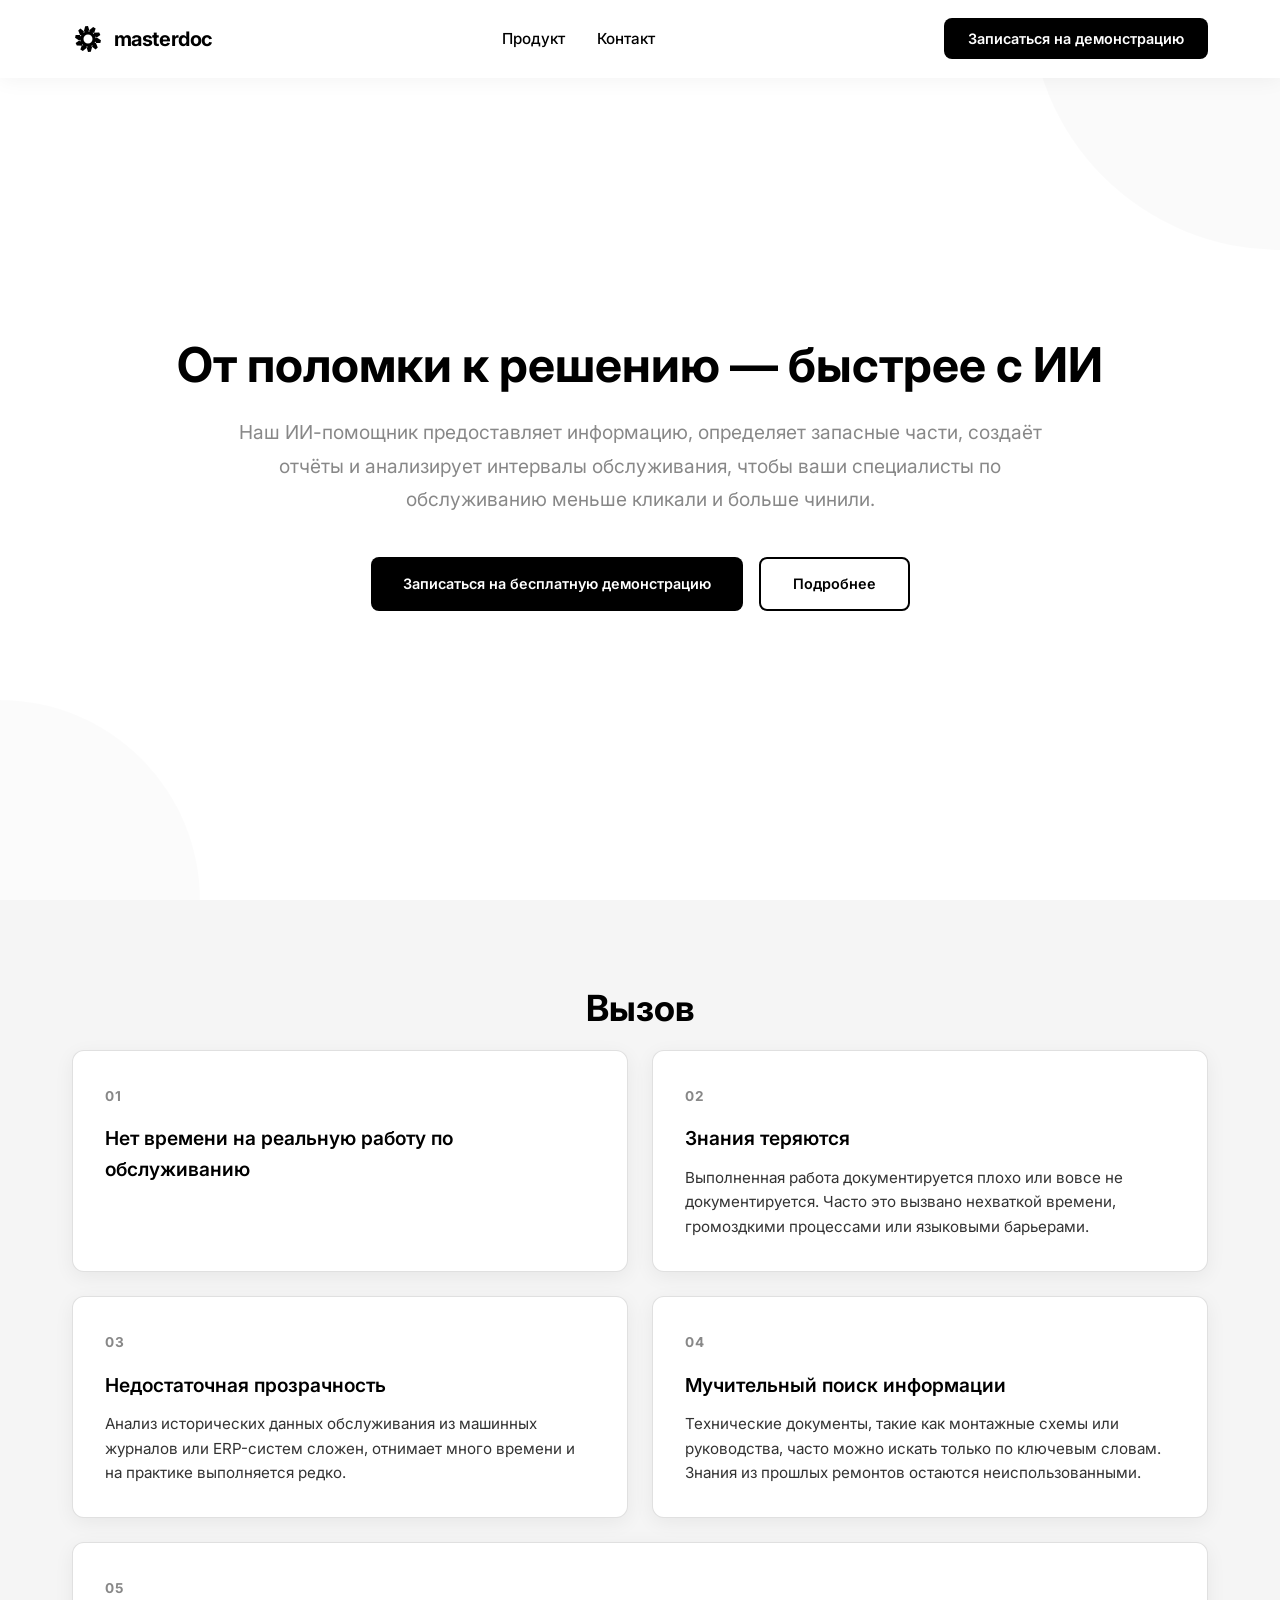
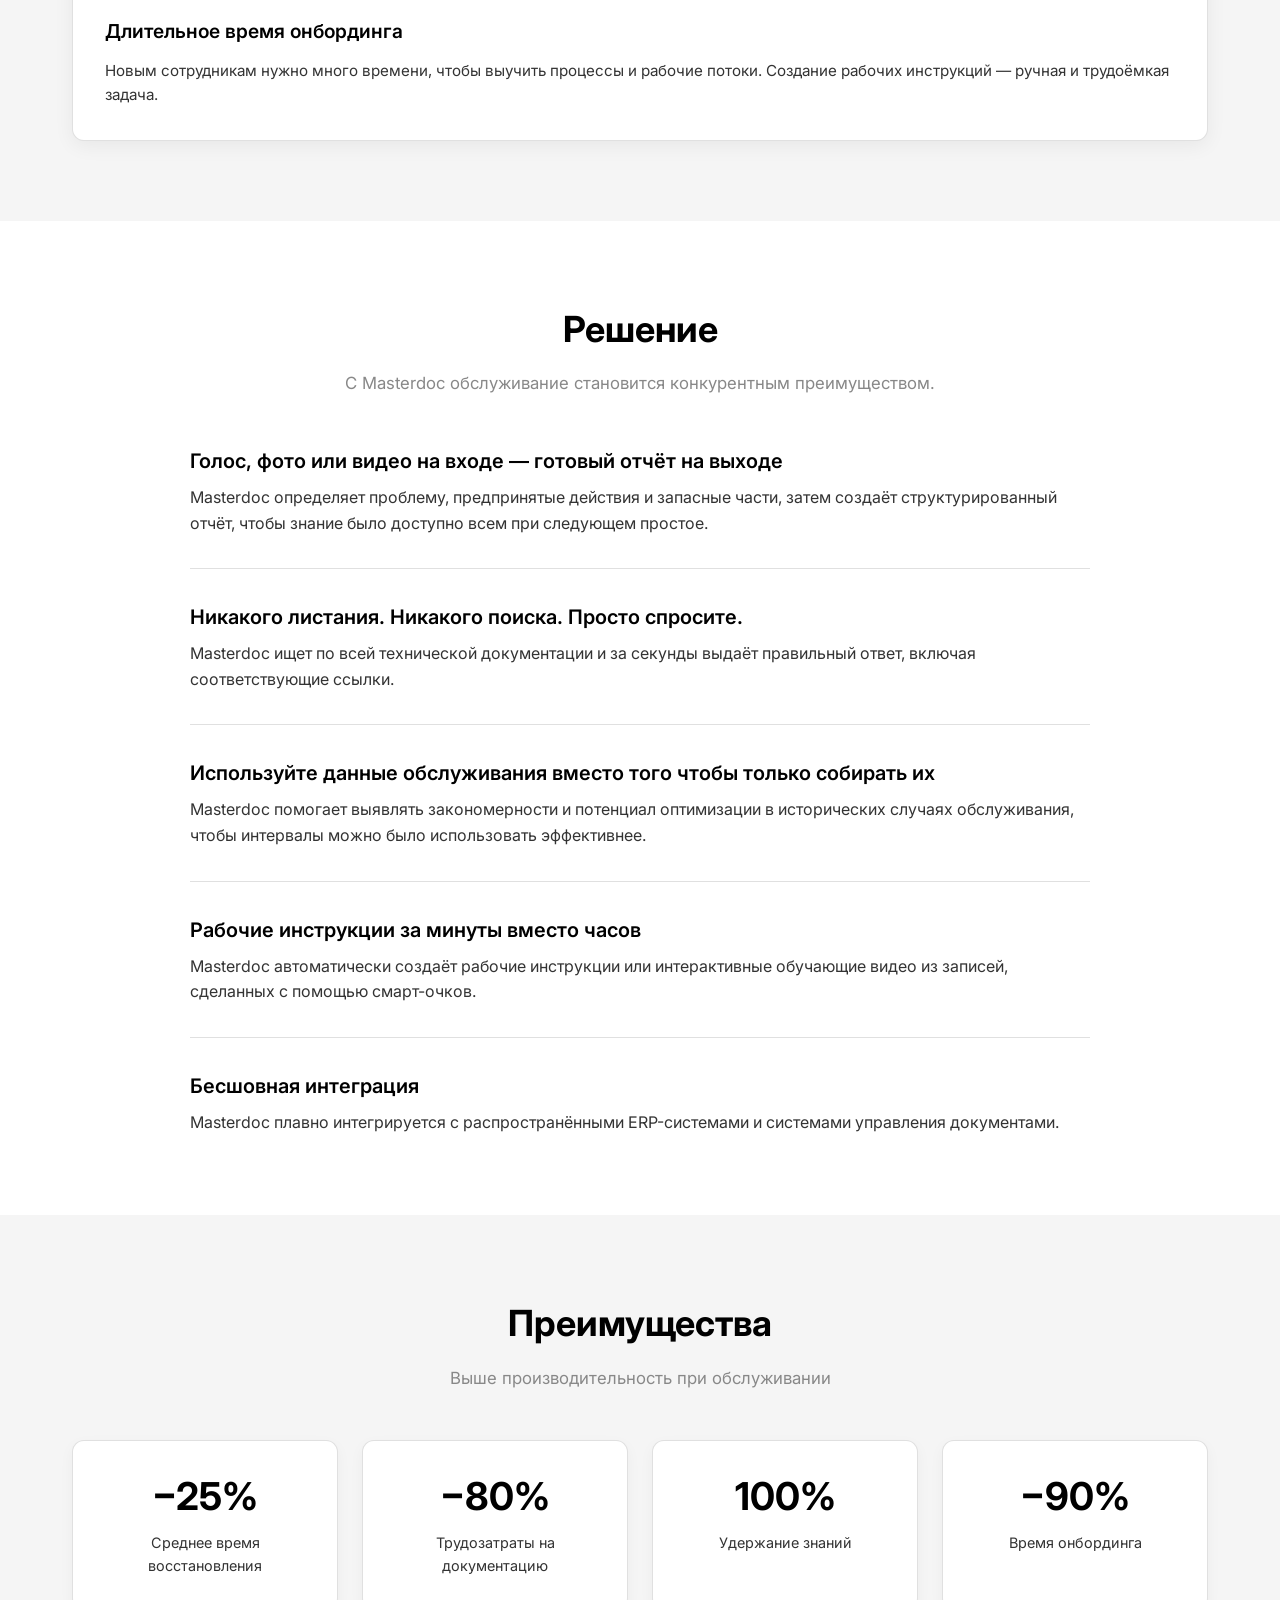
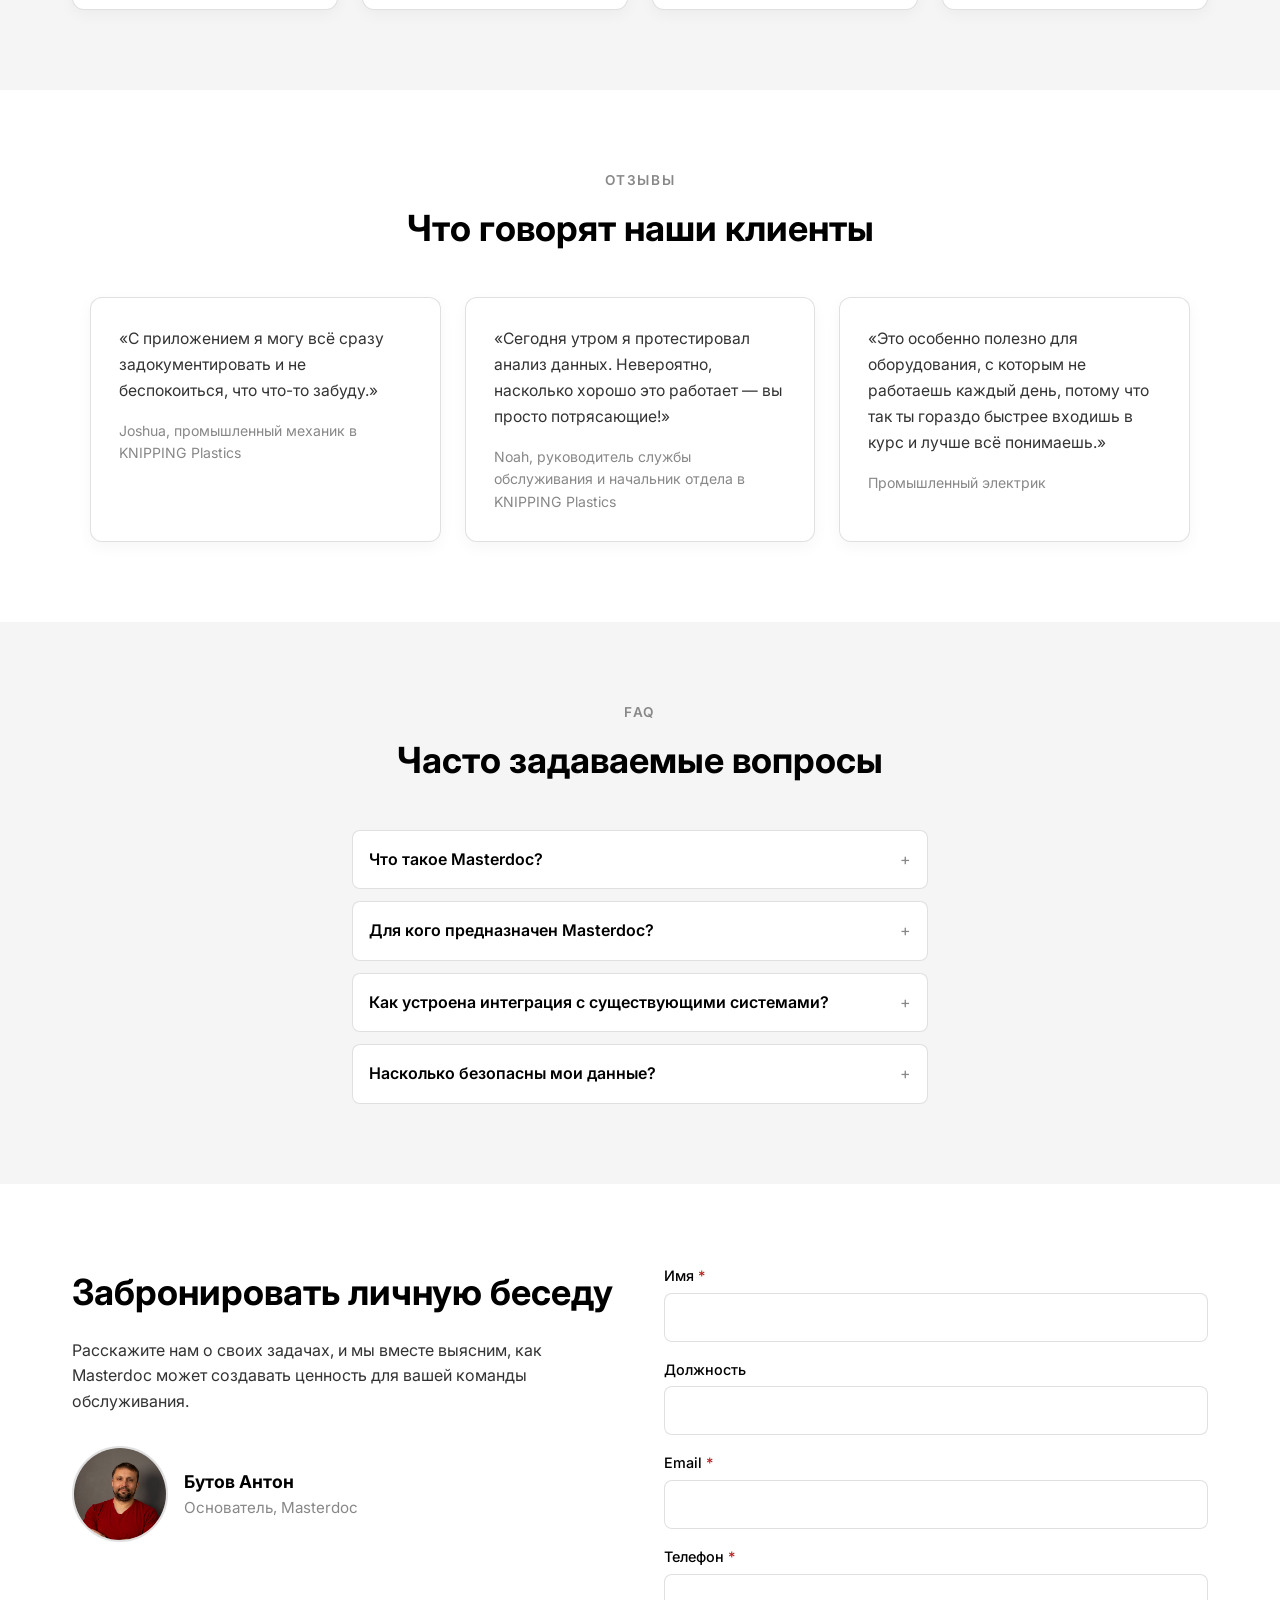
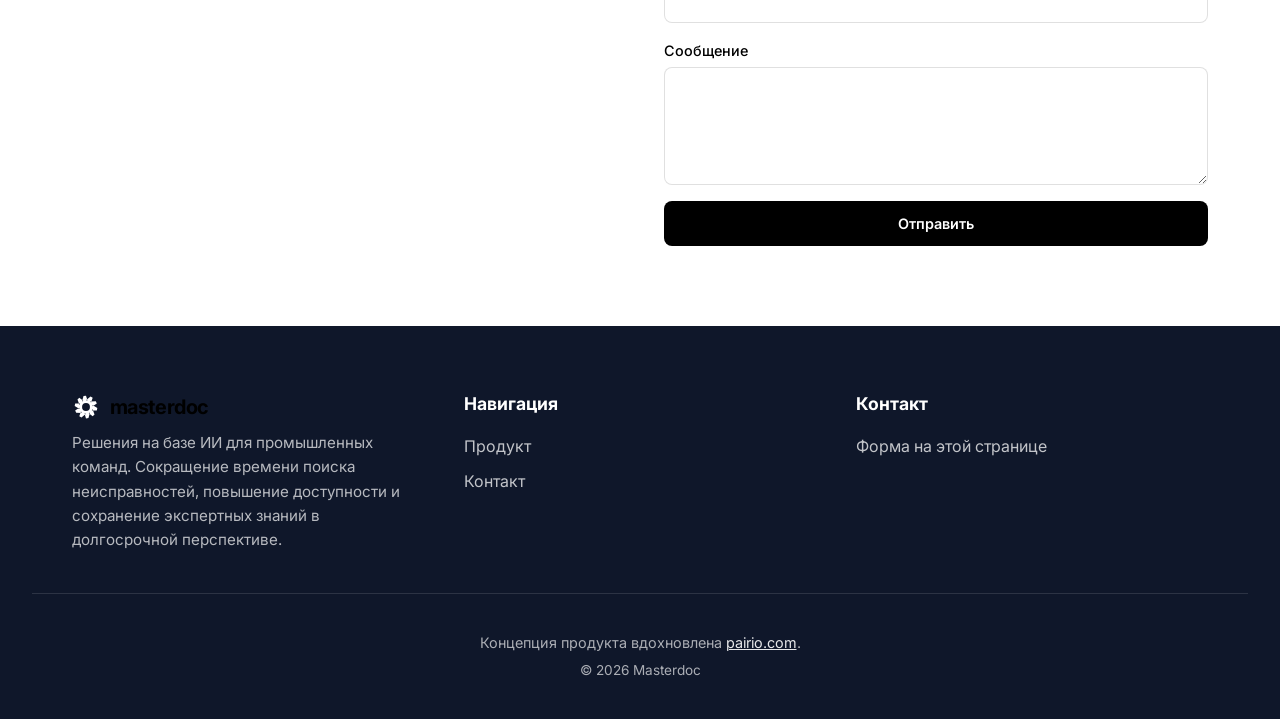
<file: landing/index.html>
<!DOCTYPE html>
<html lang="ru">
<head>
  <meta charset="UTF-8">
  <meta name="viewport" content="width=device-width, initial-scale=1.0">
  <title>Masterdoc — интеллектуальное обслуживание машин</title>
  <meta name="description" content="Решения на базе ИИ для промышленных команд. Сокращение времени поиска неисправностей, повышение доступности и сохранение экспертных знаний в долгосрочной перспективе.">
  <link rel="icon" type="image/svg+xml" href="assets/logo-mark.svg">
  <link rel="icon" href="favicon.ico" sizes="any">
  <link rel="icon" type="image/png" sizes="512x512" href="assets/icon-masterdoc-3d-bw.png">
  <link rel="apple-touch-icon" href="assets/favicon-192.png">
  <link rel="preconnect" href="https://fonts.googleapis.com">
  <link rel="preconnect" href="https://fonts.gstatic.com" crossorigin>
  <link href="https://fonts.googleapis.com/css2?family=Inter:wght@400;500;600;700&display=swap" rel="stylesheet">
  <link rel="stylesheet" href="styles.css">
</head>
<body>
  <a class="skip-link" href="#main-content">Перейти к содержанию</a>

  <header class="site-header">
    <nav class="nav" aria-label="Основная навигация">
      <a href="index.html" class="logo logo-with-mark" aria-label="Masterdoc — главная">
        <img src="assets/logo-mark.svg" alt="" width="32" height="38" decoding="async">
        <span>masterdoc</span>
      </a>
      <button type="button" class="mobile-menu-toggle" aria-label="Открыть меню" aria-expanded="false" aria-controls="nav-links">
        <span class="hamburger-line"></span>
        <span class="hamburger-line"></span>
        <span class="hamburger-line"></span>
      </button>
      <ul class="nav-links" id="nav-links">
        <li><a href="#solution">Продукт</a></li>
        <li><a href="#contact">Контакт</a></li>
      </ul>
      <div class="nav-actions">
        <a class="cta-button" href="#contact">Записаться на демонстрацию</a>
      </div>
    </nav>
  </header>

  <main id="main-content">
    <section class="hero" aria-labelledby="hero-title">
      <div class="hero-bg" aria-hidden="true"></div>
      <div class="hero-content">
        <h1 id="hero-title">От поломки к решению — быстрее с ИИ</h1>
        <p class="hero-lead">
          Наш ИИ-помощник предоставляет информацию, определяет запасные части, создаёт отчёты и анализирует интервалы обслуживания, чтобы ваши специалисты по обслуживанию меньше кликали и больше чинили.
        </p>
        <div class="hero-buttons">
          <a class="btn btn-primary" href="#contact">Записаться на бесплатную демонстрацию</a>
          <a class="btn btn-secondary" href="#challenge">Подробнее</a>
        </div>
      </div>
    </section>

    <section class="section section-alt" id="challenge" aria-labelledby="challenge-title">
      <div class="container">
        <h2 id="challenge-title" class="section-title">Вызов</h2>
        <div class="challenge-grid">
          <article class="challenge-card">
            <span class="challenge-num">01</span>
            <h3>Нет времени на реальную работу по обслуживанию</h3>
          </article>
          <article class="challenge-card">
            <span class="challenge-num">02</span>
            <h3>Знания теряются</h3>
            <p>Выполненная работа документируется плохо или вовсе не документируется. Часто это вызвано нехваткой времени, громоздкими процессами или языковыми барьерами.</p>
          </article>
          <article class="challenge-card">
            <span class="challenge-num">03</span>
            <h3>Недостаточная прозрачность</h3>
            <p>Анализ исторических данных обслуживания из машинных журналов или ERP-систем сложен, отнимает много времени и на практике выполняется редко.</p>
          </article>
          <article class="challenge-card">
            <span class="challenge-num">04</span>
            <h3>Мучительный поиск информации</h3>
            <p>Технические документы, такие как монтажные схемы или руководства, часто можно искать только по ключевым словам. Знания из прошлых ремонтов остаются неиспользованными.</p>
          </article>
          <article class="challenge-card challenge-card-wide">
            <span class="challenge-num">05</span>
            <h3>Длительное время онбординга</h3>
            <p>Новым сотрудникам нужно много времени, чтобы выучить процессы и рабочие потоки. Создание рабочих инструкций — ручная и трудоёмкая задача.</p>
          </article>
        </div>
      </div>
    </section>

    <section class="section" id="solution" aria-labelledby="solution-title">
      <div class="container">
        <h2 id="solution-title" class="section-title">Решение</h2>
        <p class="section-intro">С Masterdoc обслуживание становится конкурентным преимуществом.</p>

        <div class="solution-list">
          <article class="solution-item">
            <h3>Голос, фото или видео на входе — готовый отчёт на выходе</h3>
            <p>Masterdoc определяет проблему, предпринятые действия и запасные части, затем создаёт структурированный отчёт, чтобы знание было доступно всем при следующем простое.</p>
          </article>
          <article class="solution-item">
            <h3>Никакого листания. Никакого поиска. Просто спросите.</h3>
            <p>Masterdoc ищет по всей технической документации и за секунды выдаёт правильный ответ, включая соответствующие ссылки.</p>
          </article>
          <article class="solution-item">
            <h3>Используйте данные обслуживания вместо того чтобы только собирать их</h3>
            <p>Masterdoc помогает выявлять закономерности и потенциал оптимизации в исторических случаях обслуживания, чтобы интервалы можно было использовать эффективнее.</p>
          </article>
          <article class="solution-item">
            <h3>Рабочие инструкции за минуты вместо часов</h3>
            <p>Masterdoc автоматически создаёт рабочие инструкции или интерактивные обучающие видео из записей, сделанных с помощью смарт-очков.</p>
          </article>
          <article class="solution-item">
            <h3>Бесшовная интеграция</h3>
            <p>Masterdoc плавно интегрируется с распространёнными ERP-системами и системами управления документами.</p>
          </article>
        </div>
      </div>
    </section>

    <section class="section section-alt" id="benefits" aria-labelledby="benefits-title">
      <div class="container">
        <h2 id="benefits-title" class="section-title">Преимущества</h2>
        <p class="section-intro">Выше производительность при обслуживании</p>
        <div class="benefits-grid">
          <div class="benefit-card">
            <div class="benefit-stat">−25%</div>
            <p class="benefit-label">Среднее время восстановления</p>
          </div>
          <div class="benefit-card">
            <div class="benefit-stat">−80%</div>
            <p class="benefit-label">Трудозатраты на документацию</p>
          </div>
          <div class="benefit-card">
            <div class="benefit-stat">100%</div>
            <p class="benefit-label">Удержание знаний</p>
          </div>
          <div class="benefit-card">
            <div class="benefit-stat">−90%</div>
            <p class="benefit-label">Время онбординга</p>
          </div>
        </div>
      </div>
    </section>

    <section class="section" id="testimonials" aria-labelledby="testimonials-title">
      <div class="container">
        <p class="section-eyebrow">Отзывы</p>
        <h2 id="testimonials-title" class="section-title">Что говорят наши клиенты</h2>
        <div class="testimonials-grid">
          <blockquote class="testimonial-card">
            <p>«С приложением я могу всё сразу задокументировать и не беспокоиться, что что-то забуду.»</p>
            <footer>Joshua, промышленный механик в KNIPPING Plastics</footer>
          </blockquote>
          <blockquote class="testimonial-card">
            <p>«Сегодня утром я протестировал анализ данных. Невероятно, насколько хорошо это работает — вы просто потрясающие!»</p>
            <footer>Noah, руководитель службы обслуживания и начальник отдела в KNIPPING Plastics</footer>
          </blockquote>
          <blockquote class="testimonial-card">
            <p>«Это особенно полезно для оборудования, с которым не работаешь каждый день, потому что так ты гораздо быстрее входишь в курс и лучше всё понимаешь.»</p>
            <footer>Промышленный электрик</footer>
          </blockquote>
        </div>
      </div>
    </section>

    <section class="section section-alt" id="faq" aria-labelledby="faq-title">
      <div class="container container-narrow">
        <p class="section-eyebrow">FAQ</p>
        <h2 id="faq-title" class="section-title">Часто задаваемые вопросы</h2>
        <div class="faq">
          <details class="faq-item">
            <summary>Что такое Masterdoc?</summary>
            <p>Наш ИИ-помощник предоставляет информацию, определяет запасные части, создаёт отчёты и анализирует интервалы обслуживания, чтобы ваши специалисты по обслуживанию меньше кликали и больше чинили.</p>
          </details>
          <details class="faq-item">
            <summary>Для кого предназначен Masterdoc?</summary>
            <p>Для команд обслуживания и ремонта промышленного оборудования. Подходит ли вам сценарий — разберём на демонстрации.</p>
          </details>
          <details class="faq-item">
            <summary>Как устроена интеграция с существующими системами?</summary>
            <p>Masterdoc плавно интегрируется с распространёнными ERP-системами и системами управления документами. Конкретный контур обсуждается под вашу инфраструктуру.</p>
          </details>
          <details class="faq-item">
            <summary>Насколько безопасны мои данные?</summary>
            <p>Требования к обработке и хранению данных согласовываются при внедрении. Задайте вопрос через <a href="#contact">форму ниже</a> — подготовим ответ под вашу среду.</p>
          </details>
        </div>
      </div>
    </section>

    <section class="section section-contact" id="contact" aria-labelledby="contact-title">
      <div class="container contact-grid">
        <div class="contact-copy">
          <h2 id="contact-title">Забронировать личную беседу</h2>
          <p>Расскажите нам о своих задачах, и мы вместе выясним, как Masterdoc может создавать ценность для вашей команды обслуживания.</p>
          <div class="contact-person">
            <img src="assets/founder.png" alt="Портрет: Бутов Антон" width="96" height="96" loading="lazy" decoding="async">
            <div>
              <div class="contact-name">Бутов Антон</div>
              <div class="contact-role">Основатель, Masterdoc</div>
            </div>
          </div>
        </div>
        <form class="contact-form" action="https://formspree.io/f/maqvkbob" method="POST">
          <input type="hidden" name="_subject" value="Masterdoc: заявка с лендинга">
          <input type="hidden" name="_next" value="https://masterdoc.pro/thanks.html">
          <label class="form-field">
            <span>Имя <span class="req">*</span></span>
            <input type="text" name="name" required autocomplete="name">
          </label>
          <label class="form-field">
            <span>Должность</span>
            <input type="text" name="job_title" autocomplete="organization-title">
          </label>
          <label class="form-field">
            <span>Email <span class="req">*</span></span>
            <input type="email" name="email" required autocomplete="email">
          </label>
          <label class="form-field">
            <span>Телефон <span class="req">*</span></span>
            <input type="tel" name="phone" required autocomplete="tel">
          </label>
          <label class="form-field">
            <span>Сообщение</span>
            <textarea name="message" rows="4"></textarea>
          </label>
          <input type="text" name="_gotcha" class="honeypot" tabindex="-1" autocomplete="off" aria-hidden="true">
          <button type="submit" class="btn btn-primary btn-block">Отправить</button>
        </form>
      </div>
    </section>
  </main>

  <footer class="site-footer">
    <div class="container footer-grid">
      <div class="footer-brand">
        <div class="logo logo-footer">
          <img src="assets/logo-mark.svg" alt="" width="28" height="34" decoding="async">
          <span>masterdoc</span>
        </div>
        <p>Решения на базе ИИ для промышленных команд. Сокращение времени поиска неисправностей, повышение доступности и сохранение экспертных знаний в долгосрочной перспективе.</p>
      </div>
      <div class="footer-section">
        <h4>Навигация</h4>
        <ul>
          <li><a href="#solution">Продукт</a></li>
          <li><a href="#contact">Контакт</a></li>
        </ul>
      </div>
      <div class="footer-section">
        <h4>Контакт</h4>
        <p><a href="#contact">Форма на этой странице</a></p>
      </div>
    </div>
    <div class="footer-bottom">
      <p>Концепция продукта вдохновлена <a href="https://pairio.com/" rel="noopener noreferrer">pairio.com</a>.</p>
      <p class="footer-copy">© <span id="year"></span> Masterdoc</p>
    </div>
  </footer>

  <script src="main.js" defer></script>
</body>
</html>
</file>
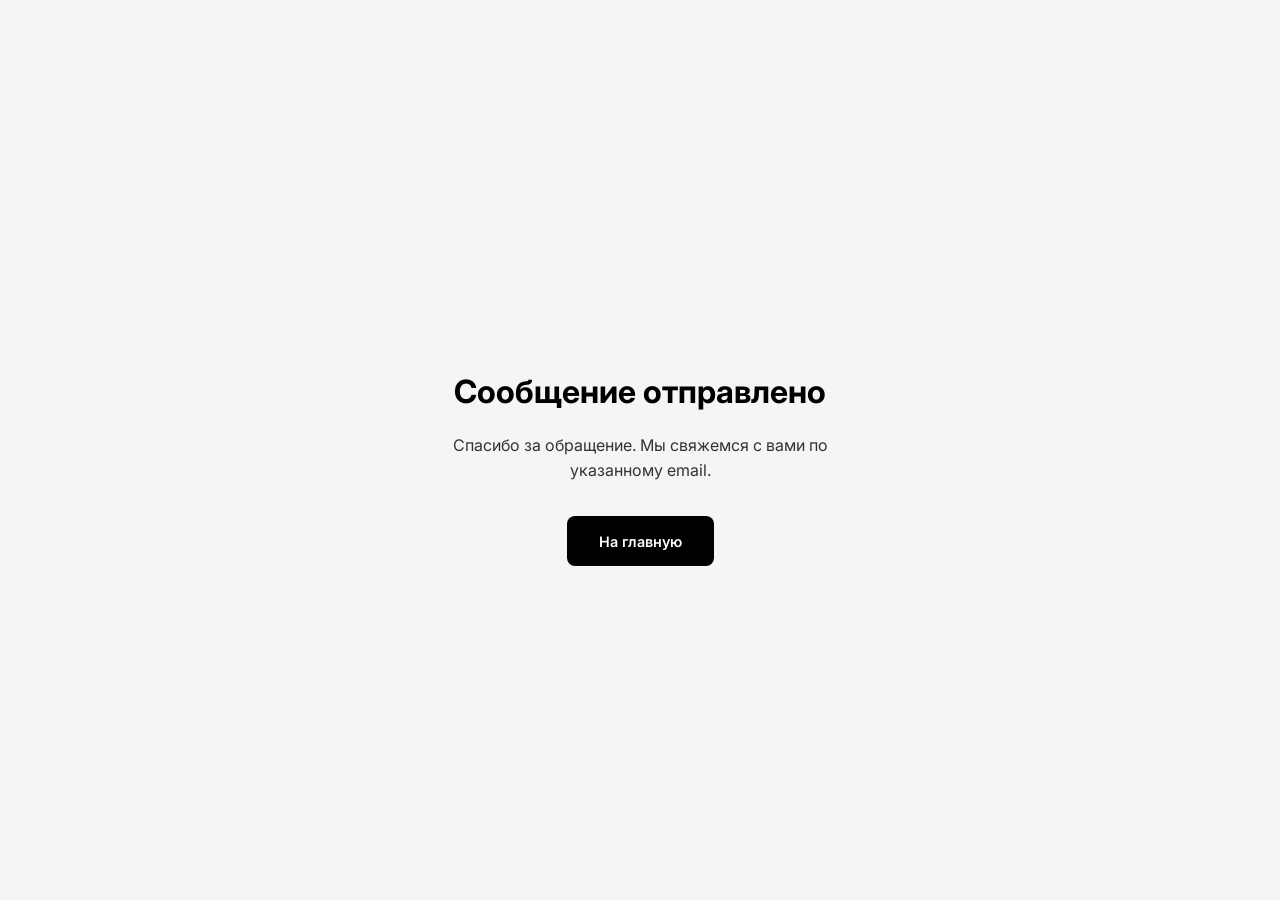
<file: landing/thanks.html>
<!DOCTYPE html>
<html lang="ru">
<head>
  <meta charset="UTF-8">
  <meta name="viewport" content="width=device-width, initial-scale=1.0">
  <title>Спасибо — Masterdoc</title>
  <meta name="robots" content="noindex">
  <link rel="icon" href="favicon.ico" sizes="any">
  <link rel="preconnect" href="https://fonts.googleapis.com">
  <link rel="preconnect" href="https://fonts.gstatic.com" crossorigin>
  <link href="https://fonts.googleapis.com/css2?family=Inter:wght@400;600;700&display=swap" rel="stylesheet">
  <link rel="stylesheet" href="styles.css">
  <style>
    .thanks-wrap {
      min-height: 100vh;
      display: flex;
      flex-direction: column;
      justify-content: center;
      align-items: center;
      text-align: center;
      padding: 6rem 1.5rem 4rem;
      background: var(--light);
    }
    .thanks-wrap h1 {
      margin: 0 0 1rem;
      font-size: clamp(1.5rem, 3vw, 2rem);
    }
    .thanks-wrap p {
      margin: 0 0 2rem;
      color: var(--secondary);
      max-width: 28rem;
    }
  </style>
</head>
<body>
  <main class="thanks-wrap">
    <h1>Сообщение отправлено</h1>
    <p>Спасибо за обращение. Мы свяжемся с вами по указанному email.</p>
    <a class="btn btn-primary" href="index.html">На главную</a>
  </main>
</body>
</html>
</file>
<file: landing/styles.css>
/* Masterdoc landing — pairio-inspired layout, Russian copy */

:root {
  --primary: #1a1a1a;
  --secondary: #333333;
  --dark: #0f172a;
  --text: #000000;
  --gray: #888888;
  --light: #f5f5f5;
  --white: #ffffff;
  --border: rgba(0, 0, 0, 0.12);
  --shadow: 0 2px 20px rgba(0, 0, 0, 0.05);
  --radius: 8px;
  --container: 1200px;
  --header-h: 80px;
}

*,
*::before,
*::after {
  box-sizing: border-box;
}

html {
  scroll-behavior: smooth;
}

body {
  margin: 0;
  font-family: Inter, -apple-system, BlinkMacSystemFont, "Segoe UI", Roboto, sans-serif;
  line-height: 1.6;
  color: var(--text);
  overflow-x: hidden;
}

.skip-link {
  position: absolute;
  left: -9999px;
  top: auto;
  width: 1px;
  height: 1px;
  overflow: hidden;
}

.skip-link:focus {
  position: fixed;
  left: 1rem;
  top: 1rem;
  z-index: 2000;
  width: auto;
  height: auto;
  padding: 0.75rem 1rem;
  background: var(--dark);
  color: #fff;
  border-radius: var(--radius);
}

/* Header */
.site-header {
  position: fixed;
  width: 100%;
  top: 0;
  z-index: 1000;
  background: rgba(255, 255, 255, 0.95);
  backdrop-filter: blur(10px);
  box-shadow: var(--shadow);
}

.nav {
  max-width: var(--container);
  margin: 0 auto;
  padding: 1.25rem 2rem;
  display: flex;
  align-items: center;
  justify-content: space-between;
  gap: 1rem;
}

.logo {
  text-decoration: none;
  font-weight: 700;
  font-size: 1.25rem;
  letter-spacing: -0.02em;
  color: var(--text);
  display: inline-flex;
  align-items: center;
  gap: 0.6rem;
}

.logo img {
  display: block;
  flex-shrink: 0;
}

.logo:hover {
  color: var(--primary);
}

.nav-links {
  display: flex;
  gap: 2rem;
  list-style: none;
  margin: 0;
  padding: 0;
  align-items: center;
}

.nav-links a {
  text-decoration: none;
  color: var(--text);
  font-weight: 500;
  font-size: 0.95rem;
}

.nav-links a:hover {
  color: var(--primary);
}

.nav-actions .cta-button {
  padding: 0.75rem 1.5rem;
  background: var(--text);
  color: #fff;
  border-radius: var(--radius);
  font-weight: 600;
  text-decoration: none;
  font-size: 0.9rem;
  transition: transform 0.2s ease, box-shadow 0.2s ease, background 0.2s ease;
  white-space: nowrap;
}

.nav-actions .cta-button:hover {
  background: var(--secondary);
  transform: translateY(-2px);
  box-shadow: 0 10px 30px rgba(0, 0, 0, 0.15);
}

.mobile-menu-toggle {
  display: none;
  flex-direction: column;
  justify-content: center;
  gap: 5px;
  width: 44px;
  height: 44px;
  padding: 0;
  border: none;
  background: transparent;
  cursor: pointer;
  z-index: 1001;
}

.hamburger-line {
  display: block;
  width: 24px;
  height: 3px;
  background: var(--text);
  border-radius: 2px;
  transition: transform 0.3s ease, opacity 0.3s ease;
}

.mobile-menu-toggle[aria-expanded="true"] .hamburger-line:nth-child(1) {
  transform: rotate(45deg) translate(6px, 6px);
}

.mobile-menu-toggle[aria-expanded="true"] .hamburger-line:nth-child(2) {
  opacity: 0;
}

.mobile-menu-toggle[aria-expanded="true"] .hamburger-line:nth-child(3) {
  transform: rotate(-45deg) translate(6px, -6px);
}

@media (max-width: 768px) {
  .mobile-menu-toggle {
    display: flex;
    margin-left: auto;
  }

  .nav-links {
    position: fixed;
    top: var(--header-h);
    left: 0;
    width: 100%;
    background: rgba(255, 255, 255, 0.98);
    backdrop-filter: blur(10px);
    flex-direction: column;
    padding: 1.5rem 2rem 2rem;
    gap: 0;
    box-shadow: 0 10px 30px rgba(0, 0, 0, 0.1);
    transform: translateX(-100%);
    transition: transform 0.3s ease;
    align-items: stretch;
  }

  .nav-links.is-open {
    transform: translateX(0);
  }

  .nav-links li {
    border-bottom: 1px solid rgba(0, 0, 0, 0.08);
  }

  .nav-links a {
    display: block;
    padding: 1rem 0;
    font-size: 1.05rem;
  }

  .nav-actions {
    display: none;
  }
}

/* Hero */
.hero {
  min-height: 100vh;
  display: flex;
  flex-direction: column;
  align-items: center;
  justify-content: center;
  background: var(--white);
  position: relative;
  overflow: hidden;
  padding: calc(var(--header-h) + 2rem) 1.5rem 4rem;
}

.hero-bg {
  position: absolute;
  inset: 0;
  pointer-events: none;
  z-index: 0;
}

.hero-bg::before,
.hero-bg::after {
  content: "";
  position: absolute;
  border-radius: 50%;
  pointer-events: none;
}

.hero-bg::before {
  width: 500px;
  height: 500px;
  background: rgba(0, 0, 0, 0.02);
  top: -250px;
  right: -250px;
  animation: float 20s infinite ease-in-out;
}

.hero-bg::after {
  width: 400px;
  height: 400px;
  background: rgba(0, 0, 0, 0.015);
  bottom: -200px;
  left: -200px;
  animation: float 15s infinite ease-in-out reverse;
}

@keyframes float {
  0%,
  100% {
    transform: translateY(0) rotate(0);
  }
  50% {
    transform: translateY(-20px) rotate(10deg);
  }
}

.hero-content {
  position: relative;
  z-index: 1;
  max-width: 1000px;
  text-align: center;
  width: 100%;
}

.hero h1 {
  font-size: clamp(2rem, 4vw, 3rem);
  font-weight: 700;
  line-height: 1.15;
  margin: 0 0 1.5rem;
  color: var(--text);
}

.hero-lead {
  font-size: clamp(1rem, 2vw, 1.2rem);
  color: var(--gray);
  margin: 0 auto 2.5rem;
  max-width: 52rem;
  line-height: 1.75;
}

.hero-buttons {
  display: flex;
  flex-wrap: wrap;
  gap: 1rem;
  justify-content: center;
}

.btn {
  display: inline-flex;
  align-items: center;
  justify-content: center;
  padding: 0.85rem 2rem;
  font-size: 0.9rem;
  font-weight: 600;
  border-radius: var(--radius);
  text-decoration: none;
  border: none;
  cursor: pointer;
  font-family: inherit;
  transition: transform 0.2s ease, box-shadow 0.2s ease, background 0.2s ease, color 0.2s ease;
}

.btn-primary {
  background: var(--text);
  color: #fff;
}

.btn-primary:hover {
  background: var(--secondary);
  transform: translateY(-2px);
  box-shadow: 0 10px 30px rgba(0, 0, 0, 0.15);
}

.btn-secondary {
  background: transparent;
  color: var(--text);
  border: 2px solid var(--text);
}

.btn-secondary:hover {
  background: rgba(0, 0, 0, 0.04);
  transform: translateY(-2px);
}

.btn-block {
  width: 100%;
}

/* Sections */
.container {
  max-width: var(--container);
  margin: 0 auto;
  padding: 0 2rem;
}

.container-narrow {
  max-width: 720px;
}

.section {
  padding: 5rem 0;
}

.section-alt {
  background: var(--light);
}

.section-title {
  font-size: clamp(1.75rem, 3vw, 2.25rem);
  font-weight: 700;
  margin: 0 0 0.75rem;
  text-align: center;
}

.section-intro {
  text-align: center;
  color: var(--gray);
  max-width: 42rem;
  margin: 0 auto 3rem;
  font-size: 1.05rem;
}

.section-eyebrow {
  text-align: center;
  font-size: 0.85rem;
  font-weight: 600;
  letter-spacing: 0.12em;
  text-transform: uppercase;
  color: var(--gray);
  margin: 0 0 0.5rem;
}

.section-title + .section-intro,
.section-eyebrow + .section-title {
  margin-top: 0;
}

.section-eyebrow + .section-title {
  margin-bottom: 2.5rem;
}

#testimonials .section-title {
  margin-bottom: 2.5rem;
}

/* Testimonials */
.testimonials-grid {
  display: grid;
  grid-template-columns: repeat(3, 1fr);
  gap: 1.5rem;
  max-width: 1100px;
  margin: 0 auto;
}

.testimonial-card {
  margin: 0;
  padding: 1.75rem;
  background: var(--white);
  border-radius: 12px;
  border: 1px solid var(--border);
  box-shadow: 0 5px 15px rgba(0, 0, 0, 0.04);
}

.testimonial-card p {
  margin: 0 0 1rem;
  font-size: 0.98rem;
  line-height: 1.65;
  color: var(--secondary);
}

.testimonial-card footer {
  font-size: 0.88rem;
  color: var(--gray);
  font-style: normal;
}

@media (max-width: 900px) {
  .testimonials-grid {
    grid-template-columns: 1fr;
  }
}

.challenge-grid {
  display: grid;
  grid-template-columns: repeat(2, 1fr);
  gap: 1.5rem;
}

.challenge-card {
  background: var(--white);
  border-radius: 12px;
  padding: 2rem;
  box-shadow: 0 5px 20px rgba(0, 0, 0, 0.06);
  border: 1px solid var(--border);
}

.challenge-card-wide {
  grid-column: 1 / -1;
}

.challenge-num {
  display: inline-block;
  font-size: 0.85rem;
  font-weight: 700;
  letter-spacing: 0.08em;
  color: var(--gray);
  margin-bottom: 1rem;
}

.challenge-card h3 {
  margin: 0 0 0.75rem;
  font-size: 1.2rem;
  font-weight: 600;
}

.challenge-card h3:last-child {
  margin-bottom: 0;
}

.challenge-card p {
  margin: 0;
  color: var(--secondary);
  font-size: 0.95rem;
}

@media (max-width: 700px) {
  .challenge-grid {
    grid-template-columns: 1fr;
  }

  .challenge-card-wide {
    grid-column: auto;
  }
}

/* Solution */
.solution-list {
  display: flex;
  flex-direction: column;
  gap: 2rem;
  max-width: 900px;
  margin: 0 auto;
}

.solution-item {
  padding-bottom: 2rem;
  border-bottom: 1px solid var(--border);
}

.solution-item:last-child {
  border-bottom: none;
  padding-bottom: 0;
}

.solution-item h3 {
  margin: 0 0 0.5rem;
  font-size: 1.25rem;
  font-weight: 600;
}

.solution-item p {
  margin: 0;
  color: var(--secondary);
}

/* Benefits */
.benefits-grid {
  display: grid;
  grid-template-columns: repeat(4, 1fr);
  gap: 1.5rem;
}

.benefit-card {
  background: var(--white);
  border-radius: 12px;
  padding: 2rem 1.5rem;
  text-align: center;
  border: 1px solid var(--border);
  box-shadow: 0 5px 15px rgba(0, 0, 0, 0.04);
}

.benefit-stat {
  font-size: clamp(1.75rem, 3vw, 2.5rem);
  font-weight: 700;
  margin-bottom: 0.75rem;
  color: var(--text);
  line-height: 1.2;
}

.benefit-label {
  margin: 0;
  font-size: 0.9rem;
  color: var(--secondary);
}

@media (max-width: 900px) {
  .benefits-grid {
    grid-template-columns: repeat(2, 1fr);
  }
}

@media (max-width: 520px) {
  .benefits-grid {
    grid-template-columns: 1fr;
  }
}

/* FAQ */
.faq {
  display: flex;
  flex-direction: column;
  gap: 0.75rem;
  max-width: 36rem;
  margin-left: auto;
  margin-right: auto;
}

.faq-item {
  background: var(--white);
  border: 1px solid var(--border);
  border-radius: var(--radius);
  padding: 0 1rem;
}

.faq-item summary {
  cursor: pointer;
  font-weight: 600;
  padding: 1rem 0;
  list-style: none;
}

.faq-item summary::-webkit-details-marker {
  display: none;
}

.faq-item summary::after {
  content: "+";
  float: right;
  font-weight: 400;
  color: var(--gray);
}

.faq-item[open] summary::after {
  content: "−";
}

.faq-item p {
  margin: 0 0 1rem;
  color: var(--secondary);
  font-size: 0.95rem;
}

.faq-item a {
  color: var(--text);
  font-weight: 600;
  text-decoration: underline;
  text-underline-offset: 0.15em;
}

.faq-item a:hover {
  text-decoration-thickness: 2px;
}

/* Contact */
.section-contact {
  background: var(--white);
}

.contact-grid {
  display: grid;
  grid-template-columns: 1fr 1fr;
  gap: 3rem;
  align-items: start;
}

.contact-copy h2 {
  margin: 0 0 1rem;
  font-size: clamp(1.75rem, 3vw, 2.25rem);
}

.contact-copy > p {
  margin: 0 0 2rem;
  color: var(--secondary);
}

.contact-person {
  display: flex;
  align-items: center;
  gap: 1rem;
}

.contact-person img {
  width: 96px;
  height: 96px;
  border-radius: 50%;
  object-fit: cover;
  border: 2px solid var(--border);
}

.contact-name {
  font-weight: 700;
  font-size: 1.1rem;
}

.contact-role {
  color: var(--gray);
  font-size: 0.95rem;
}

.contact-form {
  display: flex;
  flex-direction: column;
  gap: 1rem;
}

.form-field {
  display: flex;
  flex-direction: column;
  gap: 0.35rem;
  font-size: 0.9rem;
  font-weight: 500;
}

.form-field input,
.form-field textarea {
  padding: 0.75rem 1rem;
  border: 1px solid var(--border);
  border-radius: var(--radius);
  font: inherit;
  color: var(--text);
}

.form-field input:focus,
.form-field textarea:focus {
  outline: 2px solid rgba(0, 0, 0, 0.15);
  outline-offset: 1px;
}

.req {
  color: #b91c1c;
}

.honeypot {
  position: absolute;
  left: -9999px;
  width: 1px;
  height: 1px;
  opacity: 0;
}

@media (max-width: 900px) {
  .contact-grid {
    grid-template-columns: 1fr;
  }
}

/* Footer */
.site-footer {
  background: var(--dark);
  color: #fff;
  padding: 4rem 2rem 2rem;
}

.footer-grid {
  display: grid;
  grid-template-columns: repeat(auto-fit, minmax(220px, 1fr));
  gap: 2.5rem;
  margin-bottom: 2.5rem;
}

.logo-footer img {
  filter: invert(1);
}

.footer-brand p {
  color: rgba(255, 255, 255, 0.7);
  margin: 0;
  font-size: 0.95rem;
}

.footer-section h4 {
  margin: 0 0 1rem;
  font-size: 1.1rem;
}

.footer-section ul {
  list-style: none;
  padding: 0;
  margin: 0;
}

.footer-section li {
  margin-bottom: 0.6rem;
}

.footer-section a {
  color: rgba(255, 255, 255, 0.75);
  text-decoration: none;
}

.footer-section a:hover {
  color: #fff;
}

.footer-bottom {
  text-align: center;
  padding-top: 2rem;
  border-top: 1px solid rgba(255, 255, 255, 0.12);
  color: rgba(255, 255, 255, 0.65);
  font-size: 0.9rem;
}

.footer-bottom a {
  color: rgba(255, 255, 255, 0.9);
}

.footer-bottom p {
  margin: 0.35rem 0;
}

.footer-copy {
  font-size: 0.85rem;
}
</file>
